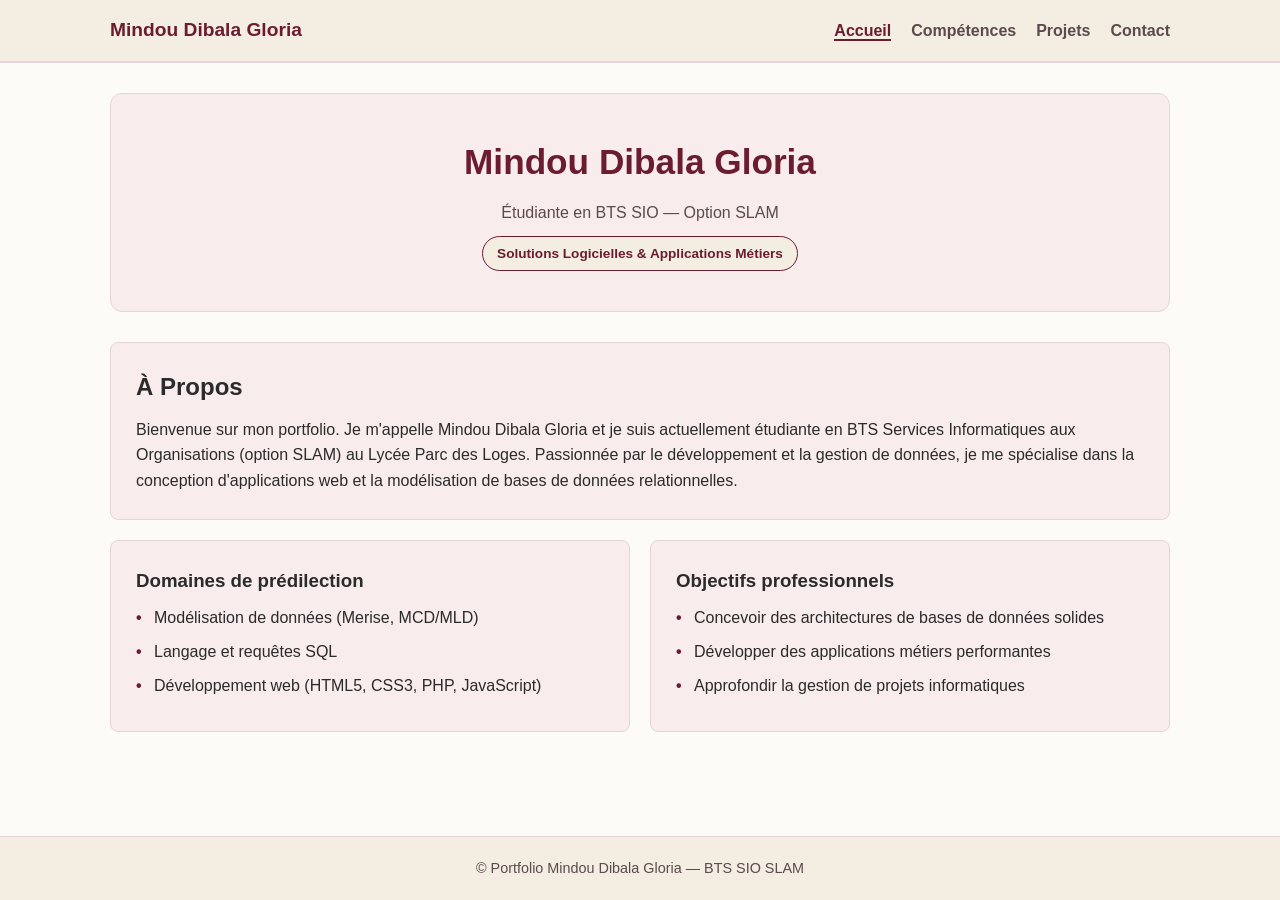
<file: index.html>
<!DOCTYPE html>
<html lang="fr">
<head>
    <meta charset="UTF-8">
    <meta name="viewport" content="width=device-width, initial-scale=1.0">
    <title>Accueil - Portfolio Mindou Dibala Gloria</title>
    <link rel="stylesheet" href="style.css">
</head>
<body>

    <nav>
        <div class="container nav-container">
            <a href="index.html" class="logo">Mindou Dibala Gloria</a>
            <ul class="nav-links">
                <li><a href="index.html" class="active">Accueil</a></li>
                <li><a href="competences.html">Compétences</a></li>
                <li><a href="projets.html">Projets</a></li>
                <li><a href="contact.html">Contact</a></li>
            </ul>
        </div>
    </nav>

    <main class="container">
        <header class="page-header">
            <h1>Mindou Dibala Gloria</h1>
            <p>Étudiante en BTS SIO — Option SLAM</p>
            <span class="badge">Solutions Logicielles & Applications Métiers</span>
        </header>

        <section class="card">
            <h2>À Propos</h2>
            <p style="margin-top: 10px; color: var(--text-color);">
                Bienvenue sur mon portfolio. Je m'appelle Mindou Dibala Gloria et je suis actuellement étudiante en BTS Services Informatiques aux Organisations (option SLAM) au Lycée Parc des Loges. Passionnée par le développement et la gestion de données, je me spécialise dans la conception d'applications web et la modélisation de bases de données relationnelles.
            </p>
        </section>

        <section class="grid-2">
            <div class="card">
                <h3>Domaines de prédilection</h3>
                <ul class="custom-list">
                    <li>Modélisation de données (Merise, MCD/MLD)</li>
                    <li>Langage et requêtes SQL</li>
                    <li>Développement web (HTML5, CSS3, PHP, JavaScript)</li>
                </ul>
            </div>
            <div class="card">
                <h3>Objectifs professionnels</h3>
                <ul class="custom-list">
                    <li>Concevoir des architectures de bases de données solides</li>
                    <li>Développer des applications métiers performantes</li>
                    <li>Approfondir la gestion de projets informatiques</li>
                </ul>
            </div>
        </section>
    </main>

    <footer>
        <p>&copy; Portfolio Mindou Dibala Gloria — BTS SIO SLAM</p>
    </footer>

</body>
</html>
</file>
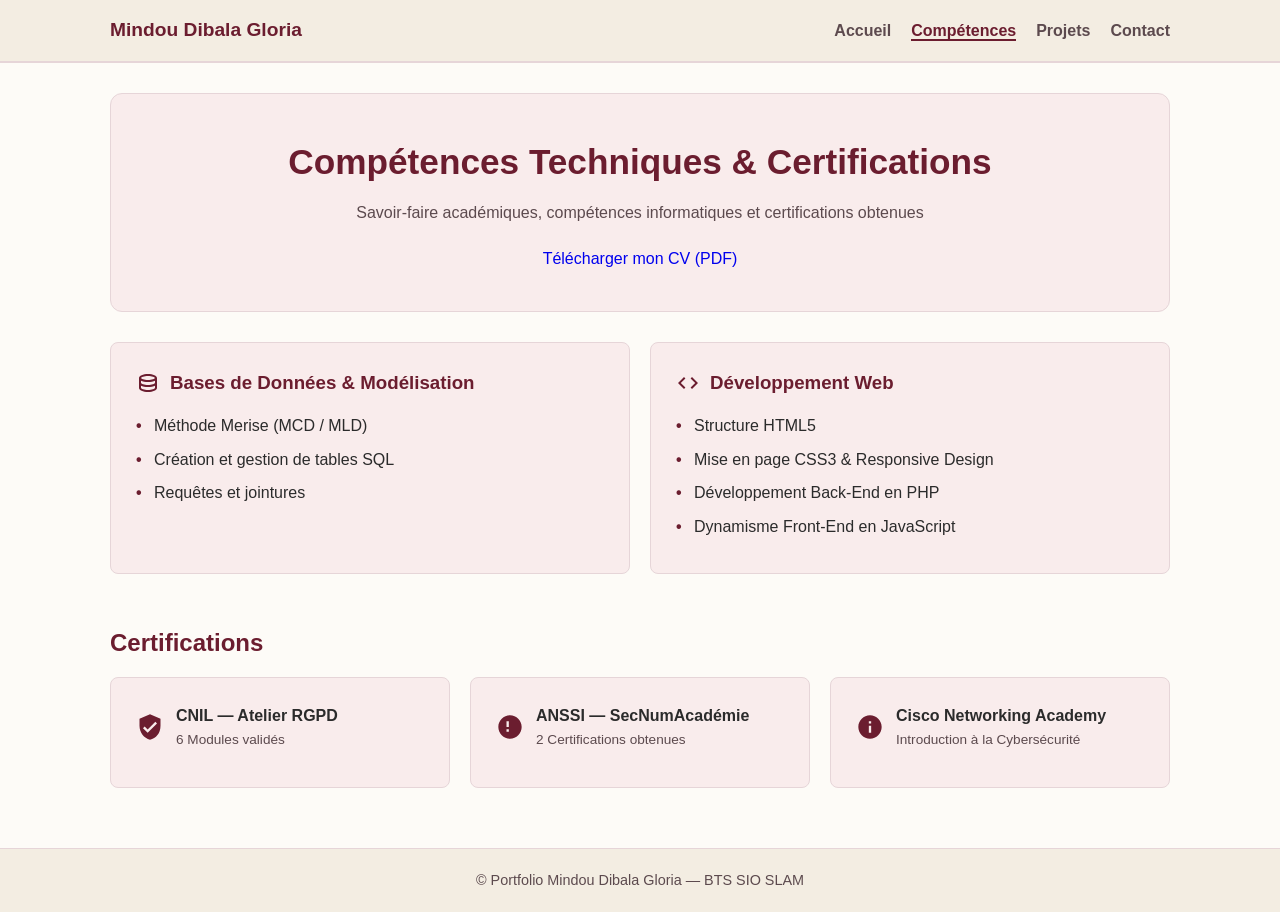
<file: competences.html>
<!DOCTYPE html>
<html lang="fr">
<head>
    <meta charset="UTF-8">
    <meta name="viewport" content="width=device-width, initial-scale=1.0">
    <title>Compétences - Mindou Dibala Gloria</title>
    <link rel="stylesheet" href="style.css">
</head>
<body>

    <nav>
        <div class="container nav-container">
            <a href="index.html" class="logo">Mindou Dibala Gloria</a>
            <ul class="nav-links">
                <li><a href="index.html">Accueil</a></li>
                <li><a href="competences.html" class="active">Compétences</a></li>
                <li><a href="projets.html">Projets</a></li>
                <li><a href="contact.html">Contact</a></li>
            </ul>
        </div>
    </nav>

    <main class="container">
        <header class="page-header">
            <h1>Compétences Techniques & Certifications</h1>
            <p>Savoir-faire académiques, compétences informatiques et certifications obtenues</p>
            <div style="margin-top: 20px;">
                <a href="CVhtml.html" download class="btn-submit" style="text-decoration: none; display: inline-block;">
                    Télécharger mon CV (PDF)
                </a>
            </div>
        </header>

        <div class="grid-3">
            <!-- SQL & MERISE -->
            <div class="card">
                <div class="icon-title">
                    <svg width="24" height="24" viewBox="0 0 24 24"><path d="M12 3c-4.97 0-9 1.79-9 4v10c0 2.21 4.03 4 9 4s9-1.79 9-4V7c0-2.21-4.03-4-9-4zm0 2c3.87 0 7 1.34 7 2s-3.13 2-7 2-7-1.34-7-2 3.13-2 7-2zm0 14c-3.87 0-7-1.34-7-2v-2.26c1.61.8 4.14 1.26 7 1.26s5.39-.46 7-1.26V17c0 .66-3.13 2-7 2zm0-5c-3.87 0-7-1.34-7-2v-2.26c1.61.8 4.14 1.26 7 1.26s5.39-.46 7-1.26V12c0 .66-3.13 2-7 2z"/></svg>
                    <h3>Bases de Données & Modélisation</h3>
                </div>
                <ul class="custom-list">
                    <li>Méthode Merise (MCD / MLD)</li>
                    <li>Création et gestion de tables SQL</li>
                    <li>Requêtes et jointures</li>
                </ul>
            </div>

            <!-- WEB / HTML CSS PHP JS -->
            <div class="card">
                <div class="icon-title">
                    <svg width="24" height="24" viewBox="0 0 24 24"><path d="M9.4 16.6L4.8 12l4.6-4.6L8 6l-6 6 6 6 1.4-1.4zm5.2 0l4.6-4.6-4.6-4.6L16 6l6 6-6 6-1.4-1.4z"/></svg>
                    <h3>Développement Web</h3>
                </div>
                <ul class="custom-list">
                    <li>Structure HTML5</li>
                    <li>Mise en page CSS3 & Responsive Design</li>
                    <li>Développement Back-End en PHP</li>
                    <li>Dynamisme Front-End en JavaScript</li>
                </ul>
            </div>
        </div>

        <!-- CERTIFICATIONS -->
        <h2 style="margin: 30px 0 15px 0; color: var(--accent-color);">Certifications</h2>
        <div class="grid-3">
            <div class="card">
                <div class="certif-item">
                    <svg class="certif-icon" viewBox="0 0 24 24"><path d="M12 1L3 5v6c0 5.55 3.84 10.74 9 12 5.16-1.26 9-5.45 9-12V5l-9-4zm-2 16l-4-4 1.41-1.41L10 14.17l6.59-6.59L18 9l-8 8z"/></svg>
                    <div>
                        <strong>CNIL — Atelier RGPD</strong>
                        <p style="font-size: 0.85rem; color: var(--text-muted);">6 Modules validés</p>
                    </div>
                </div>
            </div>

            <div class="card">
                <div class="certif-item">
                    <svg class="certif-icon" viewBox="0 0 24 24"><path d="M12 2C6.48 2 2 6.48 2 12s4.48 10 10 10 10-4.48 10-10S17.52 2 12 2zm-1 14h-2v-2h2v2zm0-4h-2V7h2v5z"/></svg>
                    <div>
                        <strong>ANSSI — SecNumAcadémie</strong>
                        <p style="font-size: 0.85rem; color: var(--text-muted);">2 Certifications obtenues</p>
                    </div>
                </div>
            </div>

            <div class="card">
                <div class="certif-item">
                    <svg class="certif-icon" viewBox="0 0 24 24"><path d="M12 2C6.48 2 2 6.48 2 12s4.48 10 10 10 10-4.48 10-10S17.52 2 12 2zm1 15h-2v-6h2v6zm0-8h-2V7h2v2z"/></svg>
                    <div>
                        <strong>Cisco Networking Academy</strong>
                        <p style="font-size: 0.85rem; color: var(--text-muted);">Introduction à la Cybersécurité</p>
                    </div>
                </div>
            </div>
        </div>
    </main>

    <footer>
        <p>&copy; Portfolio Mindou Dibala Gloria — BTS SIO SLAM</p>
    </footer>

</body>
</html>
</file>
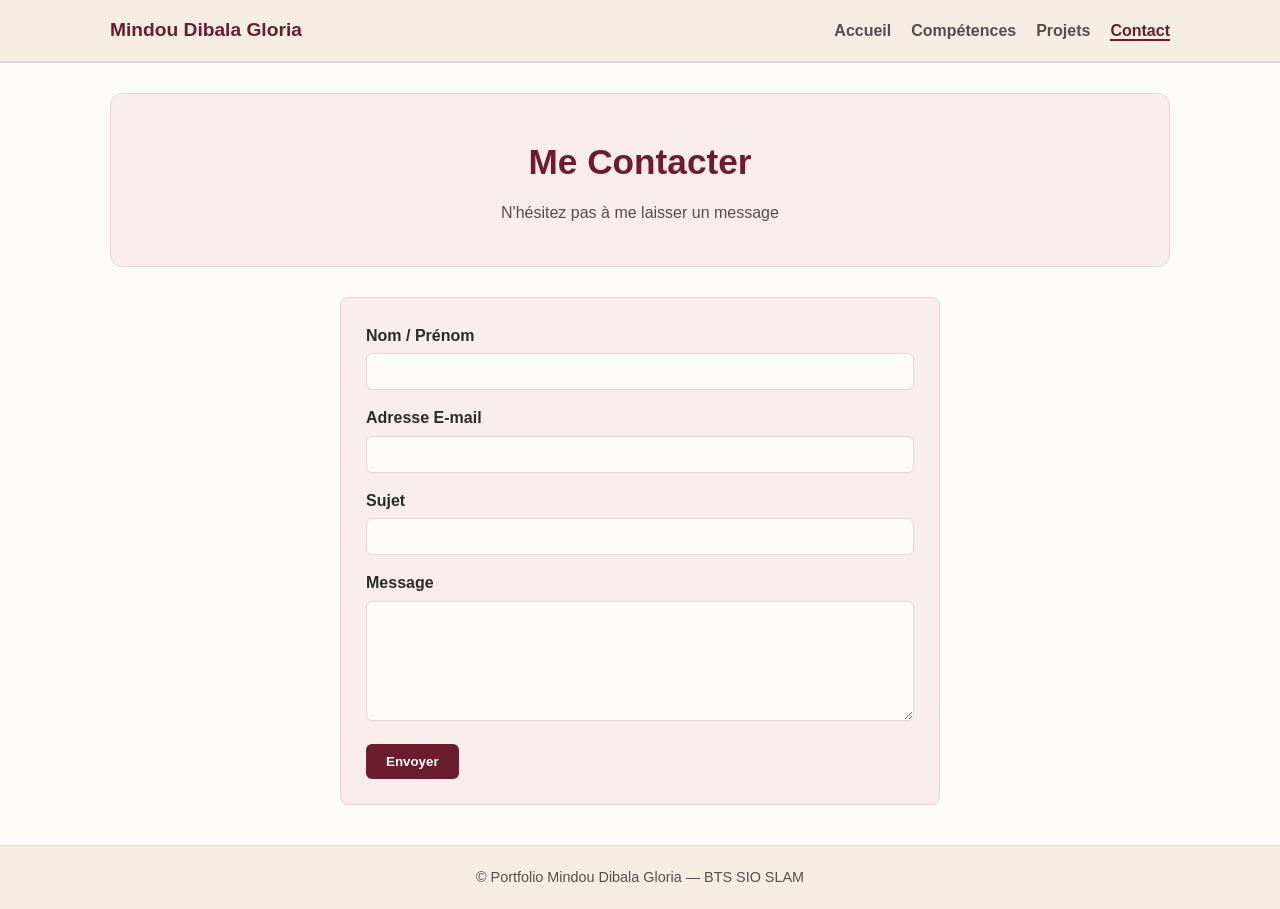
<file: contact.html>
<!DOCTYPE html>
<html lang="fr">
<head>
    <meta charset="UTF-8">
    <meta name="viewport" content="width=device-width, initial-scale=1.0">
    <title>Contact - Mindou Dibala Gloria</title>
    <link rel="stylesheet" href="style.css">
</head>
<body>

    <nav>
        <div class="container nav-container">
            <a href="index.html" class="logo">Mindou Dibala Gloria</a>
            <ul class="nav-links">
                <li><a href="index.html">Accueil</a></li>
                <li><a href="competences.html">Compétences</a></li>
                <li><a href="projets.html">Projets</a></li>
                <li><a href="contact.html" class="active">Contact</a></li>
            </ul>
        </div>
    </nav>

    <main class="container">
        <header class="page-header">
            <h1>Me Contacter</h1>
            <p>N'hésitez pas à me laisser un message</p>
        </header>

        <div style="max-width: 600px; margin: 0 auto;" class="card">
            <form action="https://formsubmit.co/mindougloria@gmail.com" method="POST">
                <!-- Redirection facultative après l'envoi (optionnel) -->
                <input type="hidden" name="_captcha" value="false">
                
                <div class="form-group">
                    <label for="nom">Nom / Prénom</label>
                    <input type="text" id="nom" name="nom" required>
                </div>
                <div class="form-group">
                    <label for="email">Adresse E-mail</label>
                    <input type="email" id="email" name="email" required>
                </div>
                <div class="form-group">
                    <label for="sujet">Sujet</label>
                    <input type="text" id="sujet" name="sujet" required>
                </div>
                <div class="form-group">
                    <label for="message">Message</label>
                    <textarea id="message" name="message" required></textarea>
                </div>
                <button type="submit" class="btn-submit">Envoyer</button>
            </form>
        </div>
    </main>

    <footer>
        <p>&copy; Portfolio Mindou Dibala Gloria — BTS SIO SLAM</p>
    </footer>

</body>
</html>
</file>
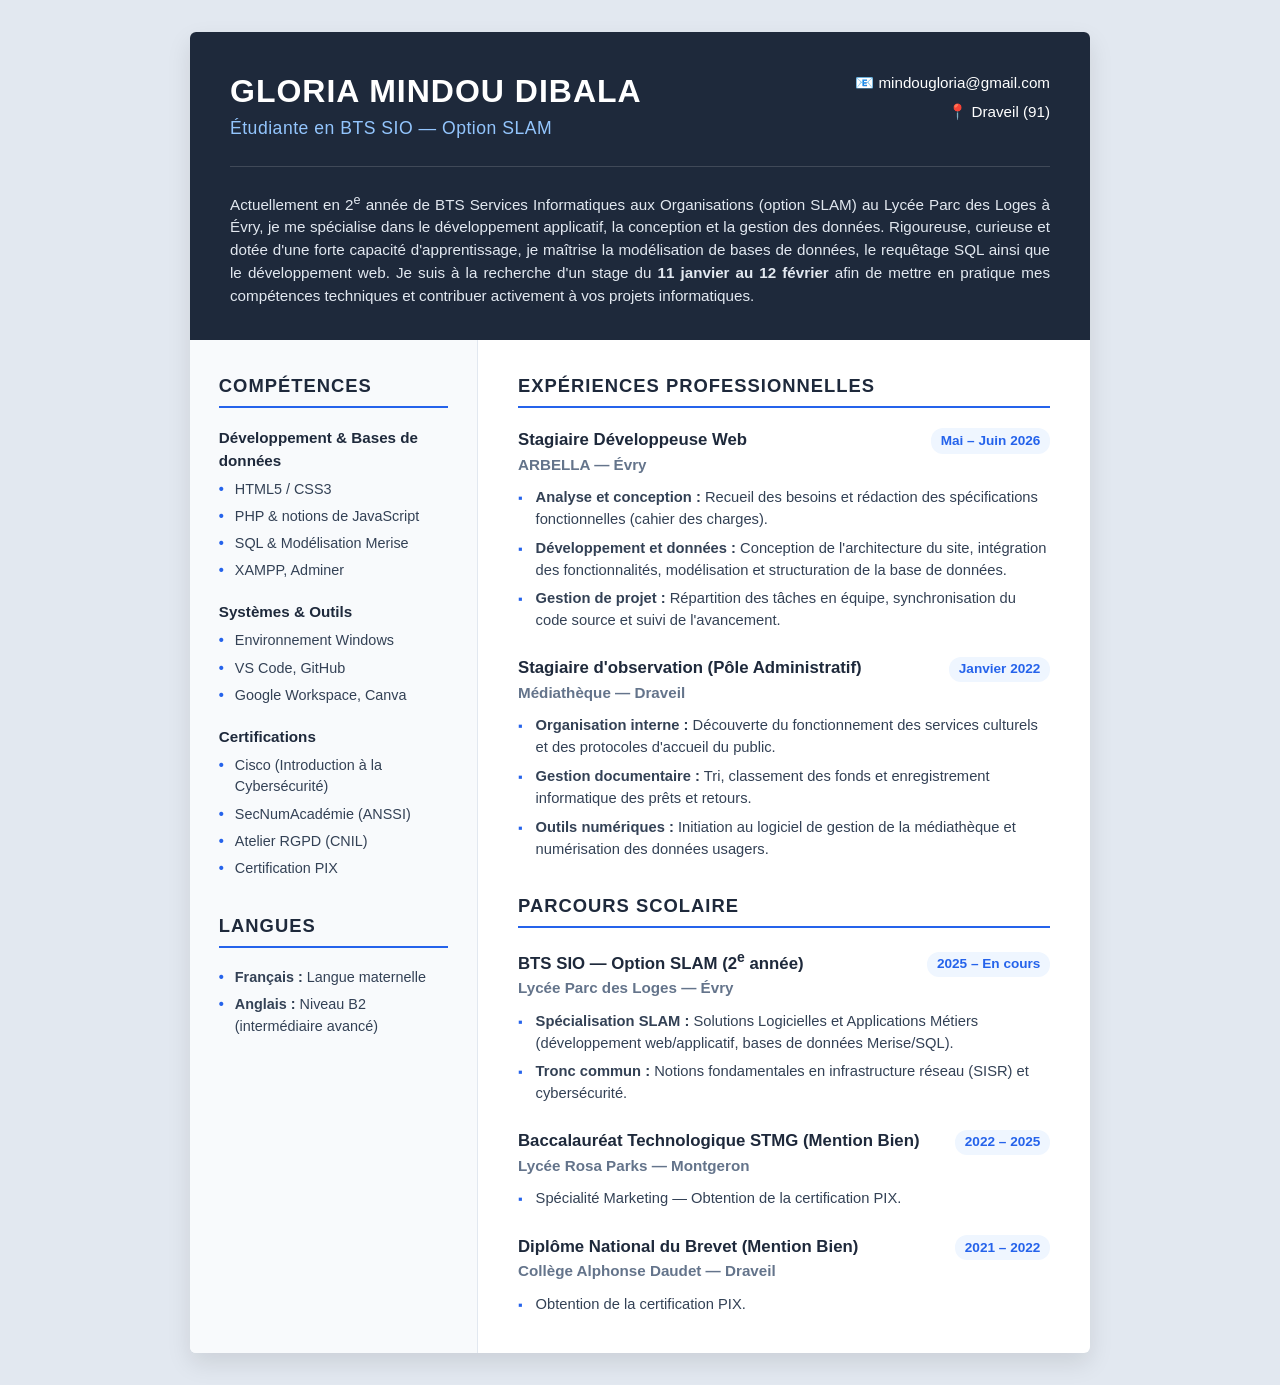
<file: CVhtml.html>
<!DOCTYPE html>
<html lang="fr">
<head>
    <meta charset="UTF-8">
    <meta name="viewport" content="width=device-width, initial-scale=1.0">
    <title>CV - Gloria Mindou Dibala | Étudiante en BTS SIO</title>
    <style>
        /* Réinitialisation et variables */
        :root {
            --primary-color: #1e293b;      /* Bleu ardoise foncé */
            --accent-color: #2563eb;       /* Bleu professionnel */
            --text-dark: #334155;          /* Gris anthracite pour le texte */
            --text-muted: #64748b;         /* Gris moyen pour les dates/lieux */
            --bg-light: #f8fafc;           /* Fond très clair pour la barre latérale */
            --border-color: #e2e8f0;
        }

        * {
            box-sizing: border-box;
            margin: 0;
            padding: 0;
        }

        body {
            font-family: 'Segoe UI', Roboto, Helvetica, Arial, sans-serif;
            color: var(--text-dark);
            background-color: #e2e8f0;
            line-height: 1.5;
            display: flex;
            justify-content: center;
            padding: 2rem 1rem;
        }

        /* Conteneur principal format A4 */
        .cv-container {
            background-color: #ffffff;
            width: 100%;
            max-width: 900px;
            box-shadow: 0 10px 25px rgba(0, 0, 0, 0.1);
            border-radius: 6px;
            overflow: hidden;
        }

        /* En-tête */
        header {
            background-color: var(--primary-color);
            color: #ffffff;
            padding: 2.5rem 2.5rem 2rem;
        }

        .header-top {
            display: flex;
            justify-content: space-between;
            align-items: flex-start;
            flex-wrap: wrap;
            gap: 1rem;
            border-bottom: 1px solid rgba(255, 255, 255, 0.15);
            padding-bottom: 1.5rem;
            margin-bottom: 1.5rem;
        }

        h1 {
            font-size: 2rem;
            font-weight: 700;
            letter-spacing: 1px;
            text-transform: uppercase;
            line-height: 1.2;
        }

        .subtitle {
            font-size: 1.1rem;
            color: #93c5fd;
            font-weight: 500;
            margin-top: 0.3rem;
            letter-spacing: 0.5px;
        }

        .contact-info {
            list-style: none;
            text-align: right;
            font-size: 0.95rem;
        }

        .contact-info li {
            margin-bottom: 0.4rem;
        }

        .contact-info a {
            color: #ffffff;
            text-decoration: none;
        }

        .contact-info a:hover {
            text-decoration: underline;
        }

        .profile-summary {
            font-size: 0.95rem;
            color: #e2e8f0;
            text-align: justify;
        }

        /* Corps du CV en deux colonnes */
        .cv-body {
            display: grid;
            grid-template-columns: 32% 68%;
        }

        /* Colonne de gauche (Compétences, Langues) */
        aside {
            background-color: var(--bg-light);
            padding: 2rem 1.8rem;
            border-right: 1px solid var(--border-color);
        }

        /* Colonne de droite (Expériences, Formation) */
        main {
            padding: 2rem 2.5rem;
        }

        h2 {
            font-size: 1.15rem;
            text-transform: uppercase;
            letter-spacing: 1px;
            color: var(--primary-color);
            border-bottom: 2px solid var(--accent-color);
            padding-bottom: 0.4rem;
            margin-bottom: 1.2rem;
        }

        section {
            margin-bottom: 2rem;
        }

        section:last-child {
            margin-bottom: 0;
        }

        /* Styles de la barre latérale */
        .skill-group {
            margin-bottom: 1.2rem;
        }

        .skill-group h3 {
            font-size: 0.95rem;
            color: var(--primary-color);
            margin-bottom: 0.4rem;
        }

        .skill-list, .lang-list {
            list-style: none;
            font-size: 0.9rem;
        }

        .skill-list li, .lang-list li {
            margin-bottom: 0.35rem;
            position: relative;
            padding-left: 1rem;
        }

        .skill-list li::before, .lang-list li::before {
            content: "•";
            color: var(--accent-color);
            font-weight: bold;
            position: absolute;
            left: 0;
        }

        /* Styles des expériences et formations */
        .item {
            margin-bottom: 1.5rem;
        }

        .item:last-child {
            margin-bottom: 0;
        }

        .item-header {
            display: flex;
            justify-content: space-between;
            align-items: baseline;
            flex-wrap: wrap;
            gap: 0.5rem;
        }

        .item-title {
            font-size: 1.05rem;
            font-weight: 700;
            color: var(--primary-color);
        }

        .item-date {
            font-size: 0.85rem;
            font-weight: 600;
            color: var(--accent-color);
            background-color: #eff6ff;
            padding: 0.15rem 0.6rem;
            border-radius: 12px;
        }

        .item-subtitle {
            font-size: 0.95rem;
            font-weight: 600;
            color: var(--text-muted);
            margin-bottom: 0.6rem;
        }

        .item-details {
            list-style: none;
            font-size: 0.92rem;
        }

        .item-details li {
            margin-bottom: 0.4rem;
            padding-left: 1.1rem;
            position: relative;
        }

        .item-details li::before {
            content: "▪";
            color: var(--accent-color);
            position: absolute;
            left: 0;
            font-size: 0.8rem;
            top: 2px;
        }

        /* Adaptation mobile et impression */
        @media (max-width: 768px) {
            .cv-body {
                grid-template-columns: 1fr;
            }
            aside {
                border-right: none;
                border-bottom: 1px solid var(--border-color);
            }
            .contact-info {
                text-align: left;
            }
        }

        @media print {
            body {
                background-color: #ffffff;
                padding: 0;
            }
            .cv-container {
                box-shadow: none;
                max-width: 100%;
            }
        }
    </style>
</head>
<body>

    <div class="cv-container">
        <!-- EN-TÊTE -->
        <header>
            <div class="header-top">
                <div>
                    <h1>Gloria Mindou Dibala</h1>
                    <p class="subtitle">Étudiante en BTS SIO — Option SLAM</p>
                </div>
                <ul class="contact-info">
                    <li>📧 <a href="mailto:mindougloria@gmail.com">mindougloria@gmail.com</a></li>
                    <li>📍 Draveil (91)</li>
                </ul>
            </div>
            <p class="profile-summary">
                Actuellement en 2<sup>e</sup> année de BTS Services Informatiques aux Organisations (option SLAM) au Lycée Parc des Loges à Évry, je me spécialise dans le développement applicatif, la conception et la gestion des données. Rigoureuse, curieuse et dotée d'une forte capacité d'apprentissage, je maîtrise la modélisation de bases de données, le requêtage SQL ainsi que le développement web. Je suis à la recherche d'un stage du <strong>11 janvier au 12 février</strong> afin de mettre en pratique mes compétences techniques et contribuer activement à vos projets informatiques.
            </p>
        </header>

        <!-- CORPS DU CV -->
        <div class="cv-body">
            
            <!-- BARRE LATÉRALE -->
            <aside>
                <section>
                    <h2>Compétences</h2>
                    
                    <div class="skill-group">
                        <h3>Développement & Bases de données</h3>
                        <ul class="skill-list">
                            <li>HTML5 / CSS3</li>
                            <li>PHP & notions de JavaScript</li>
                            <li>SQL & Modélisation Merise</li>
                            <li>XAMPP, Adminer</li>
                        </ul>
                    </div>

                    <div class="skill-group">
                        <h3>Systèmes & Outils</h3>
                        <ul class="skill-list">
                            <li>Environnement Windows</li>
                            <li>VS Code, GitHub</li>
                            <li>Google Workspace, Canva</li>
                        </ul>
                    </div>

                    <div class="skill-group">
                        <h3>Certifications</h3>
                        <ul class="skill-list">
                            <li>Cisco (Introduction à la Cybersécurité)</li>
                            <li>SecNumAcadémie (ANSSI)</li>
                            <li>Atelier RGPD (CNIL)</li>
                            <li>Certification PIX</li>
                        </ul>
                    </div>
                </section>

                <section>
                    <h2>Langues</h2>
                    <ul class="lang-list">
                        <li><strong>Français :</strong> Langue maternelle</li>
                        <li><strong>Anglais :</strong> Niveau B2 (intermédiaire avancé)</li>
                    </ul>
                </section>
            </aside>

            <!-- CONTENU PRINCIPAL -->
            <main>
                <section>
                    <h2>Expériences Professionnelles</h2>

                    <article class="item">
                        <div class="item-header">
                            <h3 class="item-title">Stagiaire Développeuse Web</h3>
                            <span class="item-date">Mai – Juin 2026</span>
                        </div>
                        <p class="item-subtitle">ARBELLA — Évry</p>
                        <ul class="item-details">
                            <li><strong>Analyse et conception :</strong> Recueil des besoins et rédaction des spécifications fonctionnelles (cahier des charges).</li>
                            <li><strong>Développement et données :</strong> Conception de l'architecture du site, intégration des fonctionnalités, modélisation et structuration de la base de données.</li>
                            <li><strong>Gestion de projet :</strong> Répartition des tâches en équipe, synchronisation du code source et suivi de l'avancement.</li>
                        </ul>
                    </article>

                    <article class="item">
                        <div class="item-header">
                            <h3 class="item-title">Stagiaire d'observation (Pôle Administratif)</h3>
                            <span class="item-date">Janvier 2022</span>
                        </div>
                        <p class="item-subtitle">Médiathèque — Draveil</p>
                        <ul class="item-details">
                            <li><strong>Organisation interne :</strong> Découverte du fonctionnement des services culturels et des protocoles d'accueil du public.</li>
                            <li><strong>Gestion documentaire :</strong> Tri, classement des fonds et enregistrement informatique des prêts et retours.</li>
                            <li><strong>Outils numériques :</strong> Initiation au logiciel de gestion de la médiathèque et numérisation des données usagers.</li>
                        </ul>
                    </article>
                </section>

                <section>
                    <h2>Parcours Scolaire</h2>

                    <article class="item">
                        <div class="item-header">
                            <h3 class="item-title">BTS SIO — Option SLAM (2<sup>e</sup> année)</h3>
                            <span class="item-date">2025 – En cours</span>
                        </div>
                        <p class="item-subtitle">Lycée Parc des Loges — Évry</p>
                        <ul class="item-details">
                            <li><strong>Spécialisation SLAM :</strong> Solutions Logicielles et Applications Métiers (développement web/applicatif, bases de données Merise/SQL).</li>
                            <li><strong>Tronc commun :</strong> Notions fondamentales en infrastructure réseau (SISR) et cybersécurité.</li>
                        </ul>
                    </article>

                    <article class="item">
                        <div class="item-header">
                            <h3 class="item-title">Baccalauréat Technologique STMG (Mention Bien)</h3>
                            <span class="item-date">2022 – 2025</span>
                        </div>
                        <p class="item-subtitle">Lycée Rosa Parks — Montgeron</p>
                        <ul class="item-details">
                            <li>Spécialité Marketing — Obtention de la certification PIX.</li>
                        </ul>
                    </article>

                    <article class="item">
                        <div class="item-header">
                            <h3 class="item-title">Diplôme National du Brevet (Mention Bien)</h3>
                            <span class="item-date">2021 – 2022</span>
                        </div>
                        <p class="item-subtitle">Collège Alphonse Daudet — Draveil</p>
                        <ul class="item-details">
                            <li>Obtention de la certification PIX.</li>
                        </ul>
                    </article>
                </section>
            </main>

        </div>
    </div>

</body>
</html>
</file>
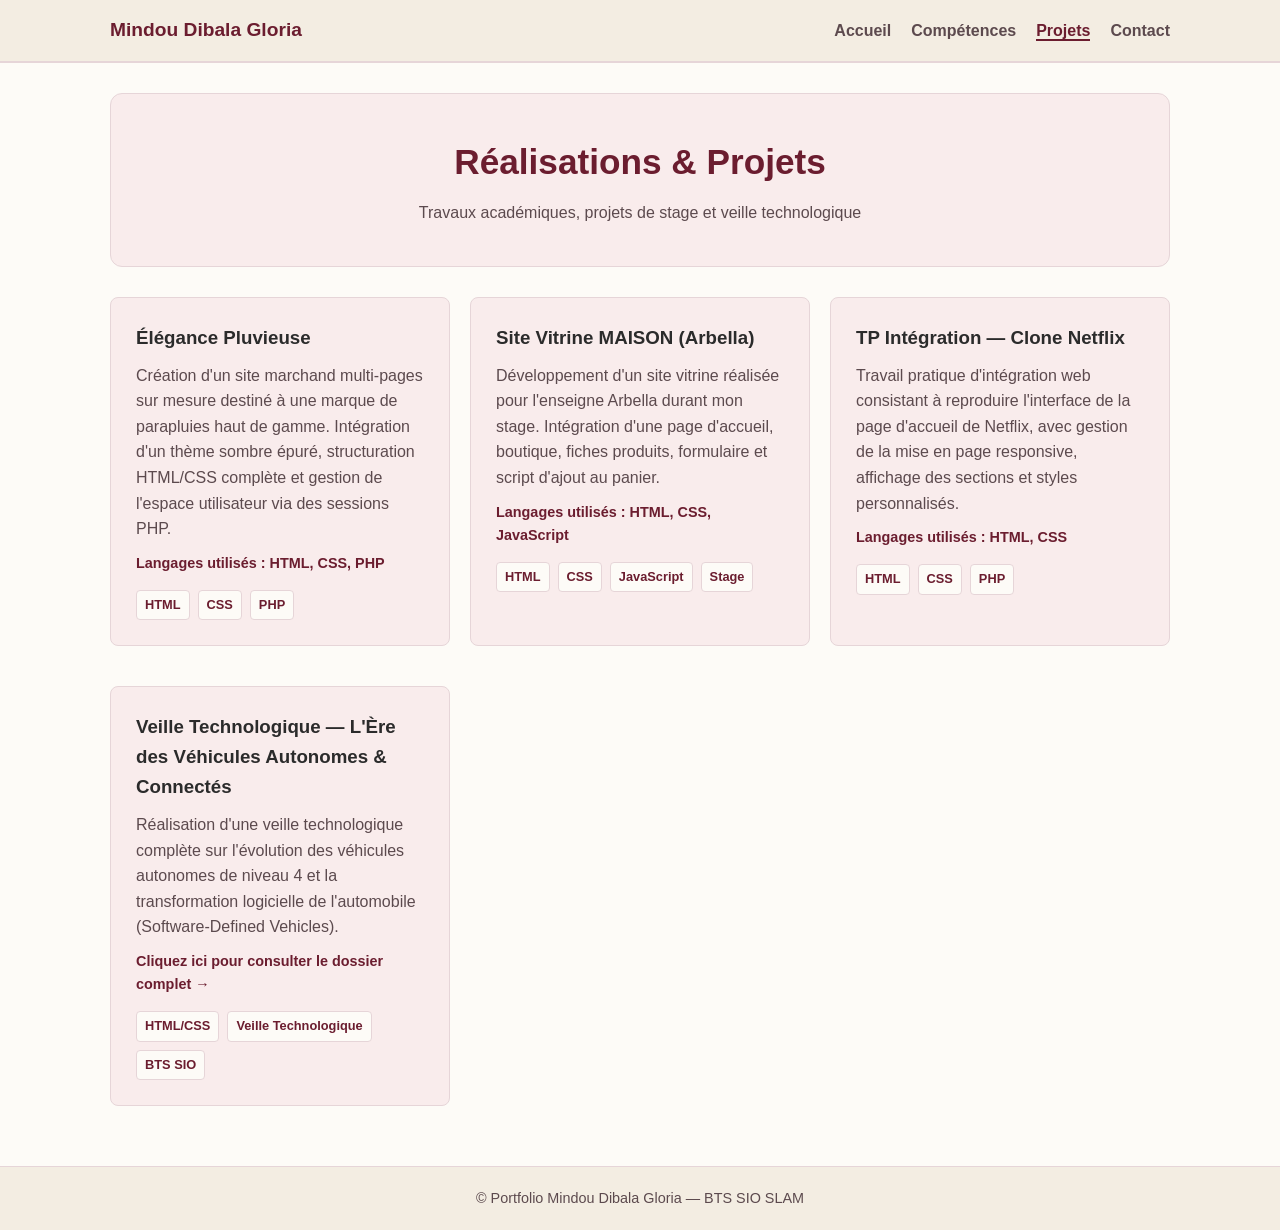
<file: projets.html>
<!DOCTYPE html>
<html lang="fr">
<head>
    <meta charset="UTF-8">
    <meta name="viewport" content="width=device-width, initial-scale=1.0">
    <title>Projets - Mindou Dibala Gloria</title>
    <link rel="stylesheet" href="style.css">
</head>
<body>

    <nav>
        <div class="container nav-container">
            <a href="index.html" class="logo">Mindou Dibala Gloria</a>
            <ul class="nav-links">
                <li><a href="index.html">Accueil</a></li>
                <li><a href="competences.html">Compétences</a></li>
                <li><a href="projets.html" class="active">Projets</a></li>
                <li><a href="contact.html">Contact</a></li>
            </ul>
        </div>
    </nav>

    <main class="container">
        <header class="page-header">
            <h1>Réalisations & Projets</h1>
            <p>Travaux académiques, projets de stage et veille technologique</p>
        </header>

        <div class="grid-2">
            <!-- Projet 1 -->
            <div class="card">
                <h3>Élégance Pluvieuse</h3>
                <p style="margin-top: 10px; color: var(--text-muted);">
                    Création d'un site marchand multi-pages sur mesure destiné à une marque de parapluies haut de gamme. Intégration d'un thème sombre épuré, structuration HTML/CSS complète et gestion de l'espace utilisateur via des sessions PHP.
                </p>
                <div class="tech-used">Langages utilisés : HTML, CSS, PHP</div>
                <div class="tags">
                    <span class="tag">HTML</span>
                    <span class="tag">CSS</span>
                    <span class="tag">PHP</span>
                </div>
            </div>

            <!-- Projet 2 (MAISON - Arbella) -->
            <div class="card">
                <h3>Site Vitrine MAISON (Arbella)</h3>
                <p style="margin-top: 10px; color: var(--text-muted);">
                    Développement d'un site vitrine réalisée pour l'enseigne Arbella durant mon stage. Intégration d'une page d'accueil, boutique, fiches produits, formulaire et script d'ajout au panier.
                </p>
                <div class="tech-used">Langages utilisés : HTML, CSS, JavaScript</div>
                <div class="tags">
                    <span class="tag">HTML</span>
                    <span class="tag">CSS</span>
                    <span class="tag">JavaScript</span>
                    <span class="tag">Stage</span>
                </div>
            </div>

            <!-- Projet 3 (TP Netflix) -->
            <div class="card">
                <h3>TP Intégration — Clone Netflix</h3>
                <p style="margin-top: 10px; color: var(--text-muted);">
                    Travail pratique d'intégration web consistant à reproduire l'interface de la page d'accueil de Netflix, avec gestion de la mise en page responsive, affichage des sections et styles personnalisés.
                </p>
                <div class="tech-used">Langages utilisés : HTML, CSS</div>
                <div class="tags">
                    <span class="tag">HTML</span>
                    <span class="tag">CSS</span>
                    <span class="tag">PHP</span>
                </div>
            </div>

            <!-- Projet 4 (Veille Tech Waymo) -->
			<a href="veille-technologique.html" style="text-decoration: none; color: inherit;">
				<div class="card" style="cursor: pointer; transition: transform 0.2s;" onmouseover="this.style.transform='scale(1.02)'" onmouseout="this.style.transform='scale(1)'">
					<h3>Veille Technologique — L'Ère des Véhicules Autonomes & Connectés</h3>
					<p style="margin-top: 10px; color: var(--text-muted);">
					Réalisation d'une veille technologique complète sur l'évolution des véhicules autonomes de niveau 4 et la transformation logicielle de l'automobile (Software-Defined Vehicles).
					</p>
					<div class="tech-used">Cliquez ici pour consulter le dossier complet &rarr;</div>
					<div class="tags">
						<span class="tag">HTML/CSS</span>
						<span class="tag">Veille Technologique</span>
						<span class="tag">BTS SIO</span>
					</div>
				</div>
			</a>
        </div>
    </main>

    <footer>
        <p>&copy; Portfolio Mindou Dibala Gloria — BTS SIO SLAM</p>
    </footer>

</body>
</html>
</file>
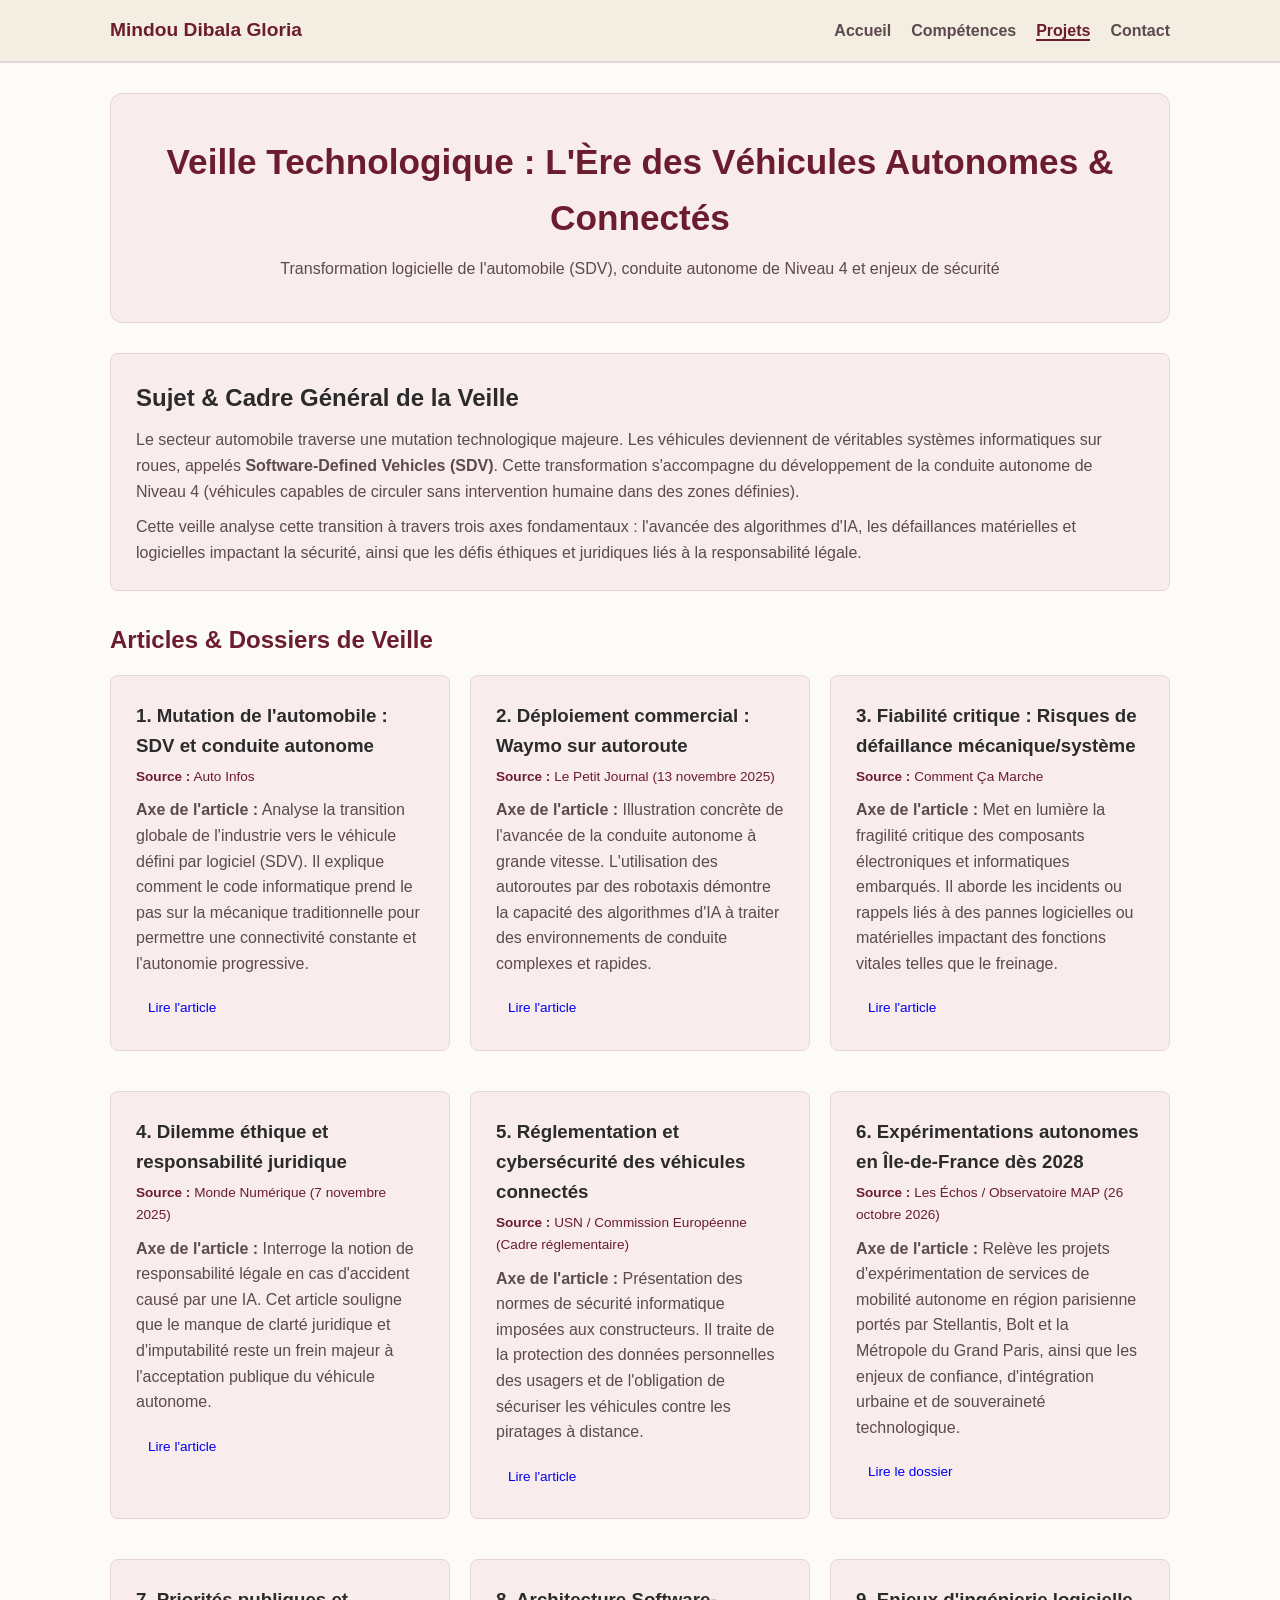
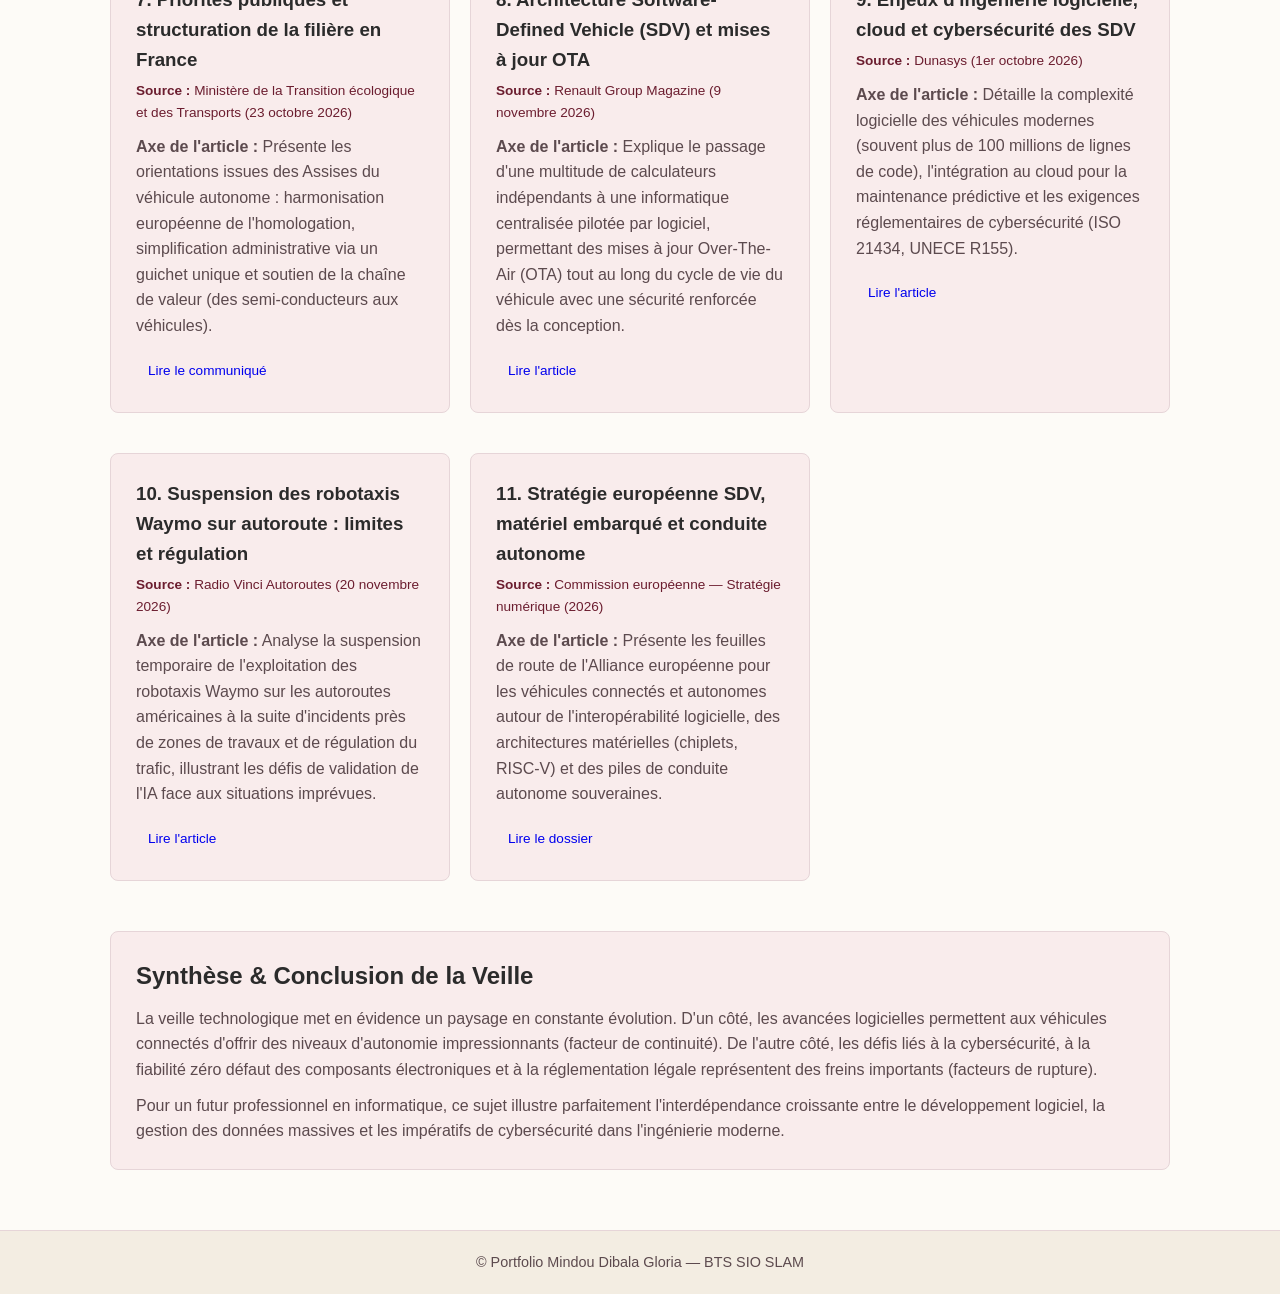
<file: veille-technologique.html>
<!DOCTYPE html>
<html lang="fr">
<head>
    <meta charset="UTF-8">
    <meta name="viewport" content="width=device-width, initial-scale=1.0">
    <title>Veille Technologique — Véhicules Autonomes & Connectés</title>
    <link rel="stylesheet" href="style.css">
</head>
<body>

    <nav>
        <div class="container nav-container">
            <a href="index.html" class="logo">Mindou Dibala Gloria</a>
            <ul class="nav-links">
                <li><a href="index.html">Accueil</a></li>
                <li><a href="competences.html">Compétences</a></li>
                <li><a href="projets.html" class="active">Projets</a></li>
                <li><a href="contact.html">Contact</a></li>
            </ul>
        </div>
    </nav>

    <main class="container">
        <header class="page-header">
            <h1>Veille Technologique : L'Ère des Véhicules Autonomes & Connectés</h1>
            <p>Transformation logicielle de l'automobile (SDV), conduite autonome de Niveau 4 et enjeux de sécurité</p>
        </header>

        <!-- PRESENTATION GLOBALE DU SUJET -->
        <div class="card">
            <h2>Sujet & Cadre Général de la Veille</h2>
            <p style="margin-top: 10px; color: var(--text-muted);">
                Le secteur automobile traverse une mutation technologique majeure. Les véhicules deviennent de véritables systèmes informatiques sur roues, appelés <strong>Software-Defined Vehicles (SDV)</strong>. Cette transformation s'accompagne du développement de la conduite autonome de Niveau 4 (véhicules capables de circuler sans intervention humaine dans des zones définies).
            </p>
            <p style="margin-top: 10px; color: var(--text-muted);">
                Cette veille analyse cette transition à travers trois axes fondamentaux : l'avancée des algorithmes d'IA, les défaillances matérielles et logicielles impactant la sécurité, ainsi que les défis éthiques et juridiques liés à la responsabilité légale.
            </p>
        </div>

        <h2 style="margin: 30px 0 15px 0; color: var(--accent-color);">Articles & Dossiers de Veille</h2>

        <div class="grid-2">
            <!-- ARTICLE 1 -->
            <div class="card">
                <h3>1. Mutation de l'automobile : SDV et conduite autonome</h3>
                <p style="font-size: 0.85rem; color: var(--accent-color); margin-top: 5px;">
                    <strong>Source :</strong> Auto Infos
                </p>
                <p style="margin-top: 10px; color: var(--text-muted);">
                    <strong>Axe de l'article :</strong> Analyse la transition globale de l'industrie vers le véhicule défini par logiciel (SDV). Il explique comment le code informatique prend le pas sur la mécanique traditionnelle pour permettre une connectivité constante et l'autonomie progressive.
                </p>
                <div style="margin-top: 15px;">
                    <a href="https://www.auto-infos.fr/article/vehicules-connectes-sdv-vehicules-autonomes-le-monde-de-l-automobile-en-pleine-mutation.288270" target="_blank" class="btn-submit" style="text-decoration: none; font-size: 0.85rem; padding: 6px 12px; display: inline-block;">Lire l'article</a>
                </div>
            </div>

            <!-- ARTICLE 2 -->
            <div class="card">
                <h3>2. Déploiement commercial : Waymo sur autoroute</h3>
                <p style="font-size: 0.85rem; color: var(--accent-color); margin-top: 5px;">
                    <strong>Source :</strong> Le Petit Journal (13 novembre 2025)
                </p>
                <p style="margin-top: 10px; color: var(--text-muted);">
                    <strong>Axe de l'article :</strong> Illustration concrète de l'avancée de la conduite autonome à grande vitesse. L'utilisation des autoroutes par des robotaxis démontre la capacité des algorithmes d'IA à traiter des environnements de conduite complexes et rapides.
                </p>
                <div style="margin-top: 15px;">
                    <a href="https://lepetitjournal.com/san-francisco/comprendre-san-francisco/waymo-les-taxis-robots-qui-transforment-nos-rues-et-empruntent-les-autoroutes-427599" target="_blank" class="btn-submit" style="text-decoration: none; font-size: 0.85rem; padding: 6px 12px; display: inline-block;">Lire l'article</a>
                </div>
            </div>

            <!-- ARTICLE 3 -->
            <div class="card">
                <h3>3. Fiabilité critique : Risques de défaillance mécanique/système</h3>
                <p style="font-size: 0.85rem; color: var(--accent-color); margin-top: 5px;">
                    <strong>Source :</strong> Comment Ça Marche
                </p>
                <p style="margin-top: 10px; color: var(--text-muted);">
                    <strong>Axe de l'article :</strong> Met en lumière la fragilité critique des composants électroniques et informatiques embarqués. Il aborde les incidents ou rappels liés à des pannes logicielles ou matérielles impactant des fonctions vitales telles que le freinage.
                </p>
                <div style="margin-top: 15px;">
                    <a href="https://www.commentcamarche.net/maison/36447-mercedes-voitures-sans-freins/" target="_blank" class="btn-submit" style="text-decoration: none; font-size: 0.85rem; padding: 6px 12px; display: inline-block;">Lire l'article</a>
                </div>
            </div>

            <!-- ARTICLE 4 -->
            <div class="card">
                <h3>4. Dilemme éthique et responsabilité juridique</h3>
                <p style="font-size: 0.85rem; color: var(--accent-color); margin-top: 5px;">
                    <strong>Source :</strong> Monde Numérique (7 novembre 2025)
                </p>
                <p style="margin-top: 10px; color: var(--text-muted);">
                    <strong>Axe de l'article :</strong> Interroge la notion de responsabilité légale en cas d'accident causé par une IA. Cet article souligne que le manque de clarté juridique et d'imputabilité reste un frein majeur à l'acceptation publique du véhicule autonome.
                </p>
                <div style="margin-top: 15px;">
                    <a href="https://mondenumerique.info/episode/edito-ce-quun-chat-tue-par-un-robotaxi-dit-de-notre-rapport-a-la-technologie" target="_blank" class="btn-submit" style="text-decoration: none; font-size: 0.85rem; padding: 6px 12px; display: inline-block;">Lire l'article</a>
                </div>
            </div>

            <!-- ARTICLE 5 -->
            <div class="card">
                <h3>5. Réglementation et cybersécurité des véhicules connectés</h3>
                <p style="font-size: 0.85rem; color: var(--accent-color); margin-top: 5px;">
                    <strong>Source :</strong> USN / Commission Européenne (Cadre réglementaire)
                </p>
                <p style="margin-top: 10px; color: var(--text-muted);">
                    <strong>Axe de l'article :</strong> Présentation des normes de sécurité informatique imposées aux constructeurs. Il traite de la protection des données personnelles des usagers et de l'obligation de sécuriser les véhicules contre les piratages à distance.
                </p>
                <div style="margin-top: 15px;">
                    <a href="https://www.lesnumeriques.com/voiture/vehicules-autonomes-quelles-sont-les-regles-en-france-et-en-europe-a201200.html" target="_blank" class="btn-submit" style="text-decoration: none; font-size: 0.85rem; padding: 6px 12px; display: inline-block;">Lire l'article</a>
                </div>
            </div>

             <!-- ARTICLE 6 -->
            <div class="card">
                <h3>6. Expérimentations autonomes en Île-de-France dès 2028</h3>
                <p style="font-size: 0.85rem; color: var(--accent-color); margin-top: 5px;">
                    <strong>Source :</strong> Les Échos / Observatoire MAP (26 octobre 2026)
                </p>
                <p style="margin-top: 10px; color: var(--text-muted);">
                    <strong>Axe de l'article :</strong> Relève les projets d'expérimentation de services de mobilité autonome en région parisienne portés par Stellantis, Bolt et la Métropole du Grand Paris, ainsi que les enjeux de confiance, d'intégration urbaine et de souveraineté technologique.
                </p>
                <div style="margin-top: 15px;">
                    <a href="https://www.observatoire-map.org/presse?id=787" target="_blank" class="btn-submit" style="text-decoration: none; font-size: 0.85rem; padding: 6px 12px; display: inline-block;">Lire le dossier</a>
                </div>
            </div>

            <!-- ARTICLE 7 -->
            <div class="card">
                <h3>7. Priorités publiques et structuration de la filière en France</h3>
                <p style="font-size: 0.85rem; color: var(--accent-color); margin-top: 5px;">
                    <strong>Source :</strong> Ministère de la Transition écologique et des Transports (23 octobre 2026)
                </p>
                <p style="margin-top: 10px; color: var(--text-muted);">
                    <strong>Axe de l'article :</strong> Présente les orientations issues des Assises du véhicule autonome : harmonisation européenne de l'homologation, simplification administrative via un guichet unique et soutien de la chaîne de valeur (des semi-conducteurs aux véhicules).
                </p>
                <div style="margin-top: 15px;">
                    <a href="https://www.ecologie.gouv.fr/presse/assises-du-vehicule-autonome-philippe-tabarot-presente-aux-acteurs-filiere-priorites-du" target="_blank" class="btn-submit" style="text-decoration: none; font-size: 0.85rem; padding: 6px 12px; display: inline-block;">Lire le communiqué</a>
                </div>
            </div>

            <!-- ARTICLE 8 -->
            <div class="card">
                <h3>8. Architecture Software-Defined Vehicle (SDV) et mises à jour OTA</h3>
                <p style="font-size: 0.85rem; color: var(--accent-color); margin-top: 5px;">
                    <strong>Source :</strong> Renault Group Magazine (9 novembre 2026)
                </p>
                <p style="margin-top: 10px; color: var(--text-muted);">
                    <strong>Axe de l'article :</strong> Explique le passage d'une multitude de calculateurs indépendants à une informatique centralisée pilotée par logiciel, permettant des mises à jour Over-The-Air (OTA) tout au long du cycle de vie du véhicule avec une sécurité renforcée dès la conception.
                </p>
                <div style="margin-top: 15px;">
                    <a href="https://www.renaultgroup.com/magazine/technologie/sdv-comment-le-logiciel-transforme-lautomobile/" target="_blank" class="btn-submit" style="text-decoration: none; font-size: 0.85rem; padding: 6px 12px; display: inline-block;">Lire l'article</a>
                </div>
            </div>

            <!-- ARTICLE 9 -->
            <div class="card">
                <h3>9. Enjeux d'ingénierie logicielle, cloud et cybersécurité des SDV</h3>
                <p style="font-size: 0.85rem; color: var(--accent-color); margin-top: 5px;">
                    <strong>Source :</strong> Dunasys (1er octobre 2026)
                </p>
                <p style="margin-top: 10px; color: var(--text-muted);">
                    <strong>Axe de l'article :</strong> Détaille la complexité logicielle des véhicules modernes (souvent plus de 100 millions de lignes de code), l'intégration au cloud pour la maintenance prédictive et les exigences réglementaires de cybersécurité (ISO 21434, UNECE R155).
                </p>
                <div style="margin-top: 15px;">
                    <a href="https://www.dunasys.com/actualites/technology/sdv-software-defined-vehicle-definition-et-enjeux/" target="_blank" class="btn-submit" style="text-decoration: none; font-size: 0.85rem; padding: 6px 12px; display: inline-block;">Lire l'article</a>
                </div>
            </div>

            <!-- ARTICLE 10 -->
            <div class="card">
                <h3>10. Suspension des robotaxis Waymo sur autoroute : limites et régulation</h3>
                <p style="font-size: 0.85rem; color: var(--accent-color); margin-top: 5px;">
                    <strong>Source :</strong> Radio Vinci Autoroutes (20 novembre 2026)
                </p>
                <p style="margin-top: 10px; color: var(--text-muted);">
                    <strong>Axe de l'article :</strong> Analyse la suspension temporaire de l'exploitation des robotaxis Waymo sur les autoroutes américaines à la suite d'incidents près de zones de travaux et de régulation du trafic, illustrant les défis de validation de l'IA face aux situations imprévues.
                </p>
                <div style="margin-top: 15px;">
                    <a href="https://radio.vinci-autoroutes.com/article/etats-unis-waymo-suspend-temporairement-ses-robotaxis-sur-les-autoroutes-19832" target="_blank" class="btn-submit" style="text-decoration: none; font-size: 0.85rem; padding: 6px 12px; display: inline-block;">Lire l'article</a>
                </div>
            </div>

            <!-- ARTICLE 11 -->
            <div class="card">
                <h3>11. Stratégie européenne SDV, matériel embarqué et conduite autonome</h3>
                <p style="font-size: 0.85rem; color: var(--accent-color); margin-top: 5px;">
                    <strong>Source :</strong> Commission européenne — Stratégie numérique (2026)
                </p>
                <p style="margin-top: 10px; color: var(--text-muted);">
                    <strong>Axe de l'article :</strong> Présente les feuilles de route de l'Alliance européenne pour les véhicules connectés et autonomes autour de l'interopérabilité logicielle, des architectures matérielles (chiplets, RISC-V) et des piles de conduite autonome souveraines.
                </p>
                <div style="margin-top: 15px;">
                    <a href="https://digital-strategy.ec.europa.eu/fr/policies/vehicle-alliance" target="_blank" class="btn-submit" style="text-decoration: none; font-size: 0.85rem; padding: 6px 12px; display: inline-block;">Lire le dossier</a>
                </div>
            </div>
        </div>

        <!-- SYNTHESE ET CONCLUSION DE LA VEILLE -->
        <div class="card" style="margin-top: 30px;">
            <h2>Synthèse & Conclusion de la Veille</h2>
            <p style="margin-top: 10px; color: var(--text-muted);">
                La veille technologique met en évidence un paysage en constante évolution. D'un côté, les avancées logicielles permettent aux véhicules connectés d'offrir des niveaux d'autonomie impressionnants (facteur de continuité). De l'autre côté, les défis liés à la cybersécurité, à la fiabilité zéro défaut des composants électroniques et à la réglementation légale représentent des freins importants (facteurs de rupture).
            </p>
            <p style="margin-top: 10px; color: var(--text-muted);">
                Pour un futur professionnel en informatique, ce sujet illustre parfaitement l'interdépendance croissante entre le développement logiciel, la gestion des données massives et les impératifs de cybersécurité dans l'ingénierie moderne.
            </p>
        </div>

    </main>

    <footer>
        <p>&copy; Portfolio Mindou Dibala Gloria — BTS SIO SLAM</p>
    </footer>

</body>
</html>
</file>
<file: style.css>
/* Palette : Crème (#fdfbf7), Sable (#f3ede2), Rose pastel (#f9ecec), Burgundy (#6b1d2f) */
:root {
    --bg-color: #fdfbf7;
    --card-bg: #f9ecec;
    --accent-color: #6b1d2f;
    --accent-light: #8b263e;
    --text-color: #2b2b2b;
    --text-muted: #5c4a4e;
    --border-color: #e6d5d8;
    --sable-bg: #f3ede2;
}

* {
    box-sizing: border-box;
    margin: 0;
    padding: 0;
    font-family: 'Segoe UI', Tahoma, Geneva, Verdana, sans-serif;
}

body {
    background-color: var(--bg-color);
    color: var(--text-color);
    line-height: 1.6;
    display: flex;
    flex-direction: column;
    min-height: 100vh;
}

.container {
    max-width: 1100px;
    margin: 0 auto;
    padding: 0 20px;
    width: 100%;
}

/* --- NAVIGATION --- */
nav {
    background-color: var(--sable-bg);
    border-bottom: 2px solid var(--border-color);
    padding: 15px 0;
    position: sticky;
    top: 0;
    z-index: 100;
}

nav .nav-container {
    display: flex;
    justify-content: space-between;
    align-items: center;
}

.logo {
    font-size: 1.2rem;
    font-weight: bold;
    color: var(--accent-color);
    text-decoration: none;
}

.nav-links {
    display: flex;
    list-style: none;
    gap: 20px;
}

.nav-links a {
    color: var(--text-muted);
    text-decoration: none;
    font-weight: 600;
    transition: color 0.2s;
}

.nav-links a:hover,
.nav-links a.active {
    color: var(--accent-color);
    border-bottom: 2px solid var(--accent-color);
}

/* --- EN-TETES DE PAGE --- */
header.page-header {
    text-align: center;
    padding: 40px 20px;
    background-color: var(--card-bg);
    border-radius: 12px;
    margin: 30px 0;
    border: 1px solid var(--border-color);
}

header.page-header h1 {
    font-size: 2.2rem;
    color: var(--accent-color);
    margin-bottom: 10px;
}

header.page-header p {
    color: var(--text-muted);
}

/* --- SECTIONS ET CARTES --- */
main {
    flex: 1;
}

.card {
    background-color: var(--card-bg);
    padding: 25px;
    border-radius: 8px;
    border: 1px solid var(--border-color);
    margin-bottom: 20px;
}

.grid-2 {
    display: grid;
    grid-template-columns: repeat(auto-fit, minmax(300px, 1fr));
    gap: 20px;
}

.grid-3 {
    display: grid;
    grid-template-columns: repeat(auto-fit, minmax(250px, 1fr));
    gap: 20px;
}

/* --- BADGES ET TAGS --- */
.badge {
    display: inline-block;
    background-color: var(--sable-bg);
    color: var(--accent-color);
    padding: 6px 14px;
    border-radius: 20px;
    border: 1px solid var(--accent-color);
    font-size: 0.85rem;
    font-weight: bold;
    margin-top: 10px;
}

.tags {
    display: flex;
    flex-wrap: wrap;
    gap: 8px;
    margin-top: 15px;
}

.tag {
    background-color: var(--bg-color);
    color: var(--accent-color);
    font-size: 0.8rem;
    font-weight: 600;
    padding: 4px 8px;
    border-radius: 4px;
    border: 1px solid var(--border-color);
}

.tech-used {
    margin-top: 10px;
    font-size: 0.9rem;
    font-weight: bold;
    color: var(--accent-color);
}

/* --- LISTES ET LOGOS --- */
ul.custom-list {
    list-style-type: none;
    margin-top: 10px;
}

ul.custom-list li {
    color: var(--text-color);
    margin-bottom: 8px;
    position: relative;
    padding-left: 18px;
}

ul.custom-list li::before {
    content: "•";
    position: absolute;
    left: 0;
    color: var(--accent-color);
    font-weight: bold;
}

.icon-title {
    display: flex;
    align-items: center;
    gap: 10px;
    margin-bottom: 15px;
    color: var(--accent-color);
}

.icon-title svg {
    fill: var(--accent-color);
}

.certif-item {
    display: flex;
    align-items: center;
    gap: 12px;
    margin-bottom: 12px;
}

.certif-icon {
    width: 28px;
    height: 28px;
    fill: var(--accent-color);
    flex-shrink: 0;
}

/* --- FORMULAIRE --- */
.form-group {
    margin-bottom: 15px;
}

.form-group label {
    display: block;
    margin-bottom: 5px;
    color: var(--text-color);
    font-weight: 600;
}

.form-group input,
.form-group textarea {
    width: 100%;
    padding: 10px;
    background-color: var(--bg-color);
    border: 1px solid var(--border-color);
    border-radius: 6px;
    color: var(--text-color);
}

.form-group textarea {
    resize: vertical;
    height: 120px;
}

button.btn-submit {
    background-color: var(--accent-color);
    color: #ffffff;
    padding: 10px 20px;
    border: none;
    border-radius: 6px;
    font-weight: bold;
    cursor: pointer;
}

button.btn-submit:hover {
    background-color: var(--accent-light);
}

/* --- FOOTER --- */
footer {
    text-align: center;
    padding: 20px;
    color: var(--text-muted);
    font-size: 0.9rem;
    border-top: 1px solid var(--border-color);
    margin-top: 40px;
    background-color: var(--sable-bg);
}/* Palette : Crème (#fdfbf7), Sable (#f3ede2), Rose pastel (#f9ecec), Burgundy (#6b1d2f) */
:root {
    --bg-color: #fdfbf7;
    --card-bg: #f9ecec;
    --accent-color: #6b1d2f;
    --accent-light: #8b263e;
    --text-color: #2b2b2b;
    --text-muted: #5c4a4e;
    --border-color: #e6d5d8;
    --sable-bg: #f3ede2;
}

* {
    box-sizing: border-box;
    margin: 0;
    padding: 0;
    font-family: 'Segoe UI', Tahoma, Geneva, Verdana, sans-serif;
}

body {
    background-color: var(--bg-color);
    color: var(--text-color);
    line-height: 1.6;
    display: flex;
    flex-direction: column;
    min-height: 100vh;
}

.container {
    max-width: 1100px;
    margin: 0 auto;
    padding: 0 20px;
    width: 100%;
}

/* --- NAVIGATION --- */
nav {
    background-color: var(--sable-bg);
    border-bottom: 2px solid var(--border-color);
    padding: 15px 0;
    position: sticky;
    top: 0;
    z-index: 100;
}

nav .nav-container {
    display: flex;
    justify-content: space-between;
    align-items: center;
}

.logo {
    font-size: 1.2rem;
    font-weight: bold;
    color: var(--accent-color);
    text-decoration: none;
}

.nav-links {
    display: flex;
    list-style: none;
    gap: 20px;
}

.nav-links a {
    color: var(--text-muted);
    text-decoration: none;
    font-weight: 600;
    transition: color 0.2s;
}

.nav-links a:hover,
.nav-links a.active {
    color: var(--accent-color);
    border-bottom: 2px solid var(--accent-color);
}

/* --- EN-TETES DE PAGE --- */
header.page-header {
    text-align: center;
    padding: 40px 20px;
    background-color: var(--card-bg);
    border-radius: 12px;
    margin: 30px 0;
    border: 1px solid var(--border-color);
}

header.page-header h1 {
    font-size: 2.2rem;
    color: var(--accent-color);
    margin-bottom: 10px;
}

header.page-header p {
    color: var(--text-muted);
}

/* --- SECTIONS ET CARTES --- */
main {
    flex: 1;
}

.card {
    background-color: var(--card-bg);
    padding: 25px;
    border-radius: 8px;
    border: 1px solid var(--border-color);
    margin-bottom: 20px;
}

.grid-2 {
    display: grid;
    grid-template-columns: repeat(auto-fit, minmax(300px, 1fr));
    gap: 20px;
}

.grid-3 {
    display: grid;
    grid-template-columns: repeat(auto-fit, minmax(250px, 1fr));
    gap: 20px;
}

/* --- BADGES ET TAGS --- */
.badge {
    display: inline-block;
    background-color: var(--sable-bg);
    color: var(--accent-color);
    padding: 6px 14px;
    border-radius: 20px;
    border: 1px solid var(--accent-color);
    font-size: 0.85rem;
    font-weight: bold;
    margin-top: 10px;
}

.tags {
    display: flex;
    flex-wrap: wrap;
    gap: 8px;
    margin-top: 15px;
}

.tag {
    background-color: var(--bg-color);
    color: var(--accent-color);
    font-size: 0.8rem;
    font-weight: 600;
    padding: 4px 8px;
    border-radius: 4px;
    border: 1px solid var(--border-color);
}

.tech-used {
    margin-top: 10px;
    font-size: 0.9rem;
    font-weight: bold;
    color: var(--accent-color);
}

/* --- LISTES ET LOGOS --- */
ul.custom-list {
    list-style-type: none;
    margin-top: 10px;
}

ul.custom-list li {
    color: var(--text-color);
    margin-bottom: 8px;
    position: relative;
    padding-left: 18px;
}

ul.custom-list li::before {
    content: "•";
    position: absolute;
    left: 0;
    color: var(--accent-color);
    font-weight: bold;
}

.icon-title {
    display: flex;
    align-items: center;
    gap: 10px;
    margin-bottom: 15px;
    color: var(--accent-color);
}

.icon-title svg {
    fill: var(--accent-color);
}

.certif-item {
    display: flex;
    align-items: center;
    gap: 12px;
    margin-bottom: 12px;
}

.certif-icon {
    width: 28px;
    height: 28px;
    fill: var(--accent-color);
    flex-shrink: 0;
}

/* --- FORMULAIRE --- */
.form-group {
    margin-bottom: 15px;
}

.form-group label {
    display: block;
    margin-bottom: 5px;
    color: var(--text-color);
    font-weight: 600;
}

.form-group input,
.form-group textarea {
    width: 100%;
    padding: 10px;
    background-color: var(--bg-color);
    border: 1px solid var(--border-color);
    border-radius: 6px;
    color: var(--text-color);
}

.form-group textarea {
    resize: vertical;
    height: 120px;
}

button.btn-submit {
    background-color: var(--accent-color);
    color: #ffffff;
    padding: 10px 20px;
    border: none;
    border-radius: 6px;
    font-weight: bold;
    cursor: pointer;
}

button.btn-submit:hover {
    background-color: var(--accent-light);
}

/* --- FOOTER --- */
footer {
    text-align: center;
    padding: 20px;
    color: var(--text-muted);
    font-size: 0.9rem;
    border-top: 1px solid var(--border-color);
    margin-top: 40px;
    background-color: var(--sable-bg);
}
</file>
